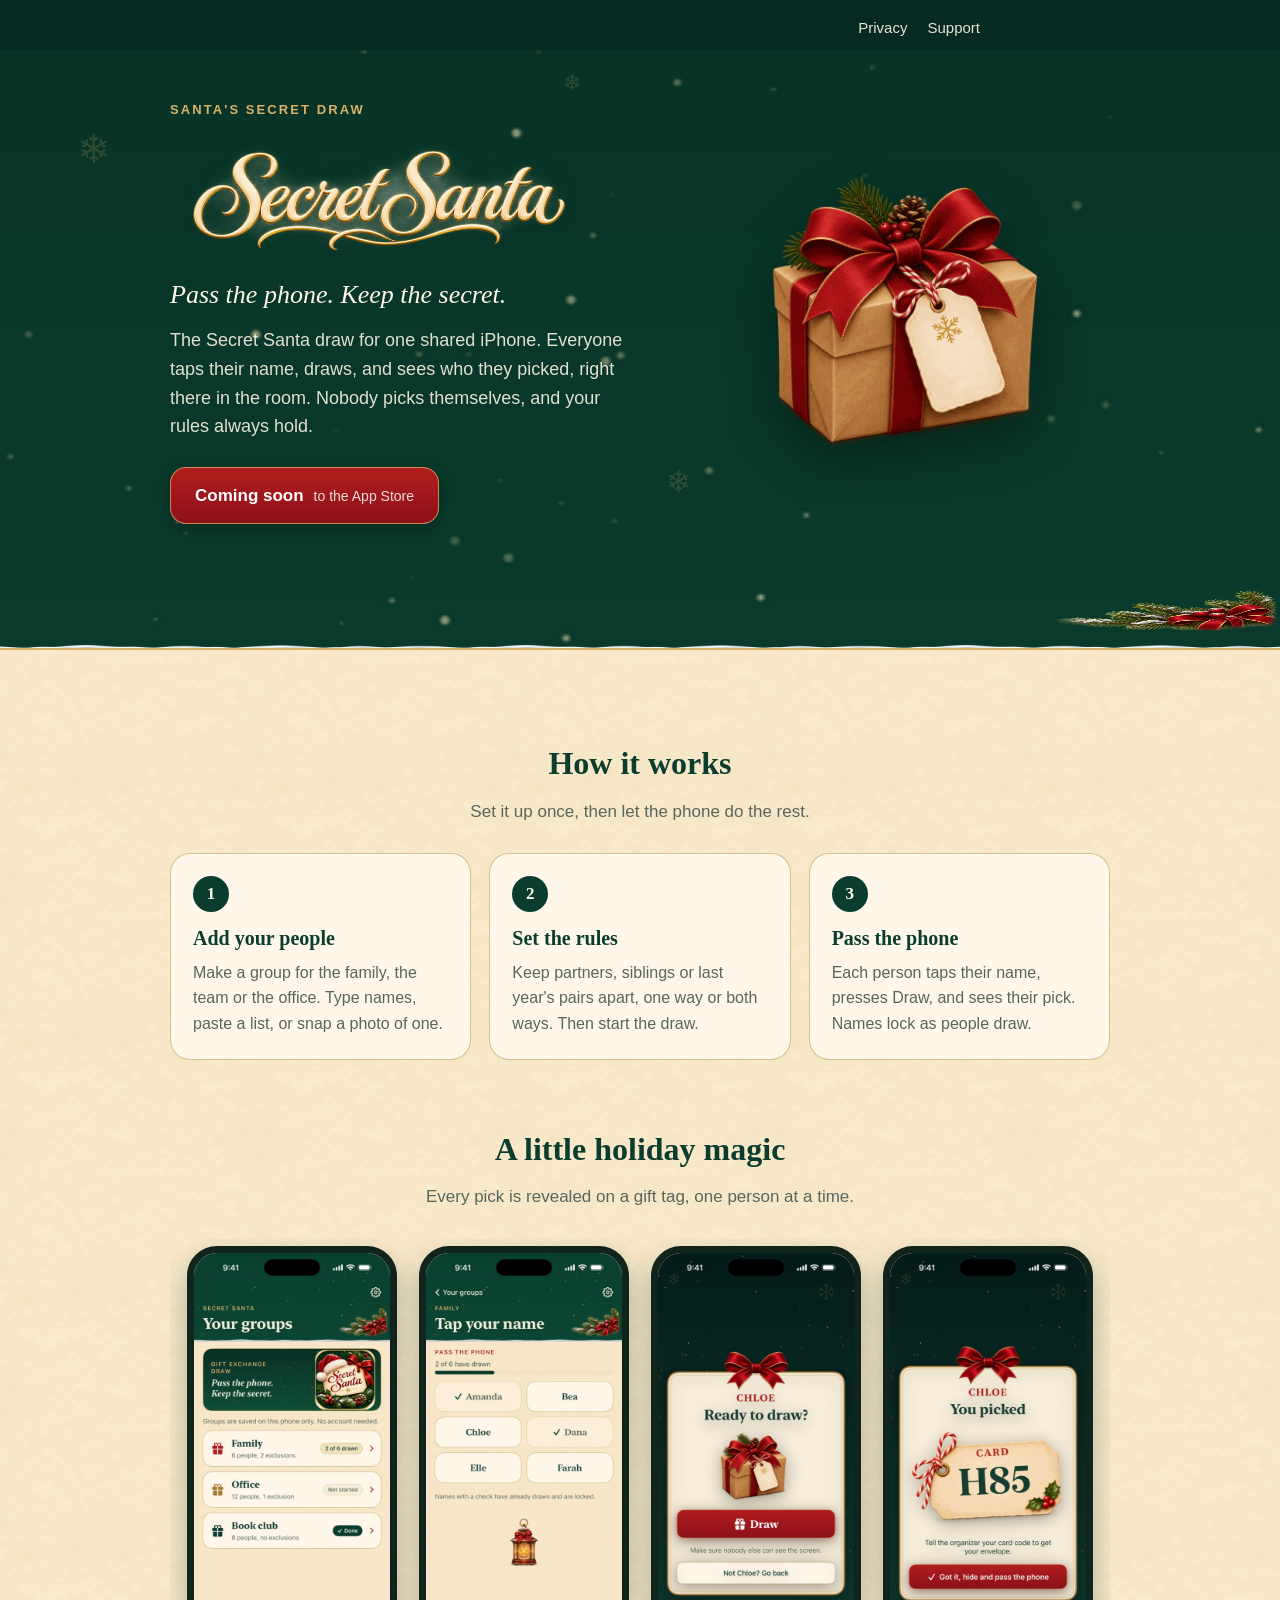
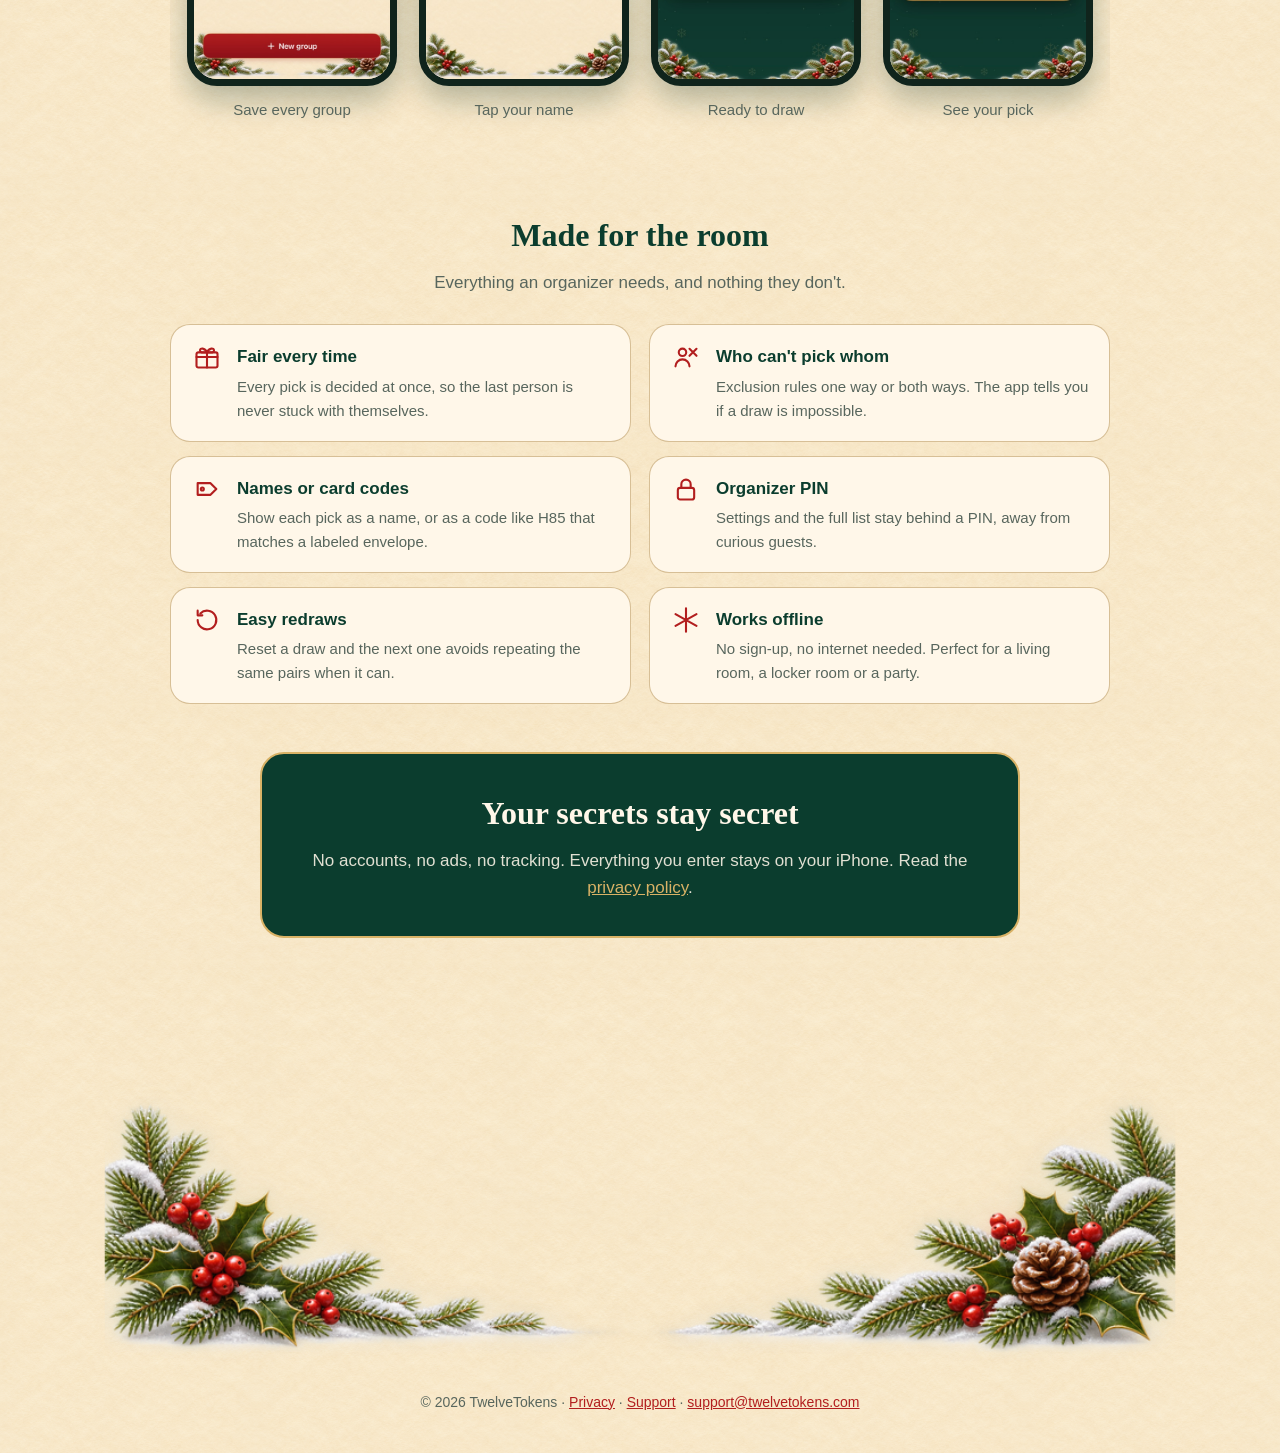
<file: index.html>
<!doctype html>
<html lang="en">
<head>
  <meta charset="utf-8">
  <meta name="viewport" content="width=device-width, initial-scale=1">
  <title>Santa's Secret Draw</title>
  <meta name="description" content="A Secret Santa draw for one shared iPhone. Pass the phone, keep the secret. No accounts, no tracking.">
  <meta property="og:title" content="Santa's Secret Draw">
  <meta property="og:description" content="A Secret Santa draw for one shared iPhone. Pass the phone, keep the secret.">
  <meta property="og:image" content="https://santa.twelvetokens.com/img/gift-box.png">
  <meta name="theme-color" content="#0B3D2E">
  <link rel="icon" href="icon.png">
  <link rel="apple-touch-icon" href="icon.png">
  <link rel="stylesheet" href="style.css">
</head>
<body class="home">

  <nav class="home-nav" aria-label="Site">
    <div class="wrap">
      <a href="privacy/">Privacy</a>
      <a href="support/">Support</a>
    </div>
  </nav>

  <header class="hero">
    <img class="fir" src="img/fir-branch.png" alt="">
    <span class="flake" style="left:6%; top:18%;" aria-hidden="true">&#10052;</span>
    <span class="flake" style="left:44%; top:10%; font-size:22px;" aria-hidden="true">&#10052;</span>
    <span class="flake" style="left:52%; bottom:22%; font-size:30px;" aria-hidden="true">&#10052;</span>

    <div class="wrap">
      <div>
        <p class="label">Santa's Secret Draw</p>
        <img class="wordmark" src="img/wordmark-cream.png" alt="">
        <h1>Santa's Secret Draw</h1>
        <p class="tagline">Pass the phone. Keep the secret.</p>
        <p class="lede">The Secret Santa draw for one shared iPhone. Everyone taps their name, draws, and sees who they picked, right there in the room. Nobody picks themselves, and your rules always hold.</p>
        <span class="pill">Coming soon <small>to the App Store</small></span>
      </div>
      <img class="gift" src="img/gift-box.png" alt="A wrapped gift with a red bow and a blank gift tag">
    </div>
  </header>

  <main>
    <section class="section">
      <div class="wrap">
        <h2>How it works</h2>
        <p class="intro">Set it up once, then let the phone do the rest.</p>
        <div class="steps">
          <div class="step">
            <span class="num">1</span>
            <h3>Add your people</h3>
            <p>Make a group for the family, the team or the office. Type names, paste a list, or snap a photo of one.</p>
          </div>
          <div class="step">
            <span class="num">2</span>
            <h3>Set the rules</h3>
            <p>Keep partners, siblings or last year's pairs apart, one way or both ways. Then start the draw.</p>
          </div>
          <div class="step">
            <span class="num">3</span>
            <h3>Pass the phone</h3>
            <p>Each person taps their name, presses Draw, and sees their pick. Names lock as people draw.</p>
          </div>
        </div>
      </div>
    </section>

    <section class="section">
      <div class="wrap">
        <h2>A little holiday magic</h2>
        <p class="intro">Every pick is revealed on a gift tag, one person at a time.</p>
        <div class="phones">
          <figure class="phone">
            <img src="img/01-your-groups.jpg" alt="Your groups screen listing Family, Office and Book club" loading="lazy" width="506" height="1100">
            <figcaption>Save every group</figcaption>
          </figure>
          <figure class="phone">
            <img src="img/03-tap-your-name.jpg" alt="Tap your name screen with drawn names checked off" loading="lazy" width="506" height="1100">
            <figcaption>Tap your name</figcaption>
          </figure>
          <figure class="phone">
            <img src="img/04-ready-to-draw.jpg" alt="Ready to draw screen with a gift box and a red Draw button" loading="lazy" width="506" height="1100">
            <figcaption>Ready to draw</figcaption>
          </figure>
          <figure class="phone">
            <img src="img/05-you-picked.jpg" alt="You picked screen showing card code H85 on a gift tag" loading="lazy" width="506" height="1100">
            <figcaption>See your pick</figcaption>
          </figure>
        </div>
      </div>
    </section>

    <section class="section">
      <div class="wrap">
        <h2>Made for the room</h2>
        <p class="intro">Everything an organizer needs, and nothing they don't.</p>
        <div class="features">
          <div class="feature">
            <svg class="icon" viewBox="0 0 24 24" width="28" height="28" fill="none" stroke="#B21E1E" stroke-width="1.8" stroke-linecap="round" stroke-linejoin="round" aria-hidden="true"><rect x="3" y="8" width="18" height="13" rx="1.5"/><path d="M3 12h18M12 8v13M12 8c-2-4-6-4-6-1.5S10 8 12 8zm0 0c2-4 6-4 6-1.5S14 8 12 8z"/></svg>
            <div><h3>Fair every time</h3><p>Every pick is decided at once, so the last person is never stuck with themselves.</p></div>
          </div>
          <div class="feature">
            <svg class="icon" viewBox="0 0 24 24" width="28" height="28" fill="none" stroke="#B21E1E" stroke-width="1.8" stroke-linecap="round" stroke-linejoin="round" aria-hidden="true"><circle cx="9" cy="8" r="3.2"/><path d="M3 20c0-3.3 2.7-6 6-6s6 2.7 6 6"/><path d="M15 5l6 6M21 5l-6 6"/></svg>
            <div><h3>Who can't pick whom</h3><p>Exclusion rules one way or both ways. The app tells you if a draw is impossible.</p></div>
          </div>
          <div class="feature">
            <svg class="icon" viewBox="0 0 24 24" width="28" height="28" fill="none" stroke="#B21E1E" stroke-width="1.8" stroke-linecap="round" stroke-linejoin="round" aria-hidden="true"><path d="M4 7h11l5 5-5 5H4z"/><circle cx="8" cy="12" r="1.3"/></svg>
            <div><h3>Names or card codes</h3><p>Show each pick as a name, or as a code like H85 that matches a labeled envelope.</p></div>
          </div>
          <div class="feature">
            <svg class="icon" viewBox="0 0 24 24" width="28" height="28" fill="none" stroke="#B21E1E" stroke-width="1.8" stroke-linecap="round" stroke-linejoin="round" aria-hidden="true"><rect x="5" y="11" width="14" height="10" rx="2"/><path d="M8 11V8a4 4 0 0 1 8 0v3"/></svg>
            <div><h3>Organizer PIN</h3><p>Settings and the full list stay behind a PIN, away from curious guests.</p></div>
          </div>
          <div class="feature">
            <svg class="icon" viewBox="0 0 24 24" width="28" height="28" fill="none" stroke="#B21E1E" stroke-width="1.8" stroke-linecap="round" stroke-linejoin="round" aria-hidden="true"><path d="M4 12a8 8 0 1 0 2.3-5.6"/><path d="M4 4v4h4"/></svg>
            <div><h3>Easy redraws</h3><p>Reset a draw and the next one avoids repeating the same pairs when it can.</p></div>
          </div>
          <div class="feature">
            <svg class="icon" viewBox="0 0 24 24" width="28" height="28" fill="none" stroke="#B21E1E" stroke-width="1.8" stroke-linecap="round" stroke-linejoin="round" aria-hidden="true"><path d="M12 2v20M3 7l18 10M21 7L3 17"/></svg>
            <div><h3>Works offline</h3><p>No sign-up, no internet needed. Perfect for a living room, a locker room or a party.</p></div>
          </div>
        </div>

        <div class="promise">
          <h2>Your secrets stay secret</h2>
          <p>No accounts, no ads, no tracking. Everything you enter stays on your iPhone. Read the <a href="privacy/">privacy policy</a>.</p>
        </div>
      </div>
    </section>
  </main>

  <div class="foliage-footer" aria-hidden="true"><img src="img/foliage.png" alt=""></div>
  <footer>
    <div class="wrap">&copy; 2026 TwelveTokens · <a href="privacy/">Privacy</a> · <a href="support/">Support</a> · <a href="mailto:support@twelvetokens.com">support@twelvetokens.com</a></div>
  </footer>
</body>
</html>
</file>
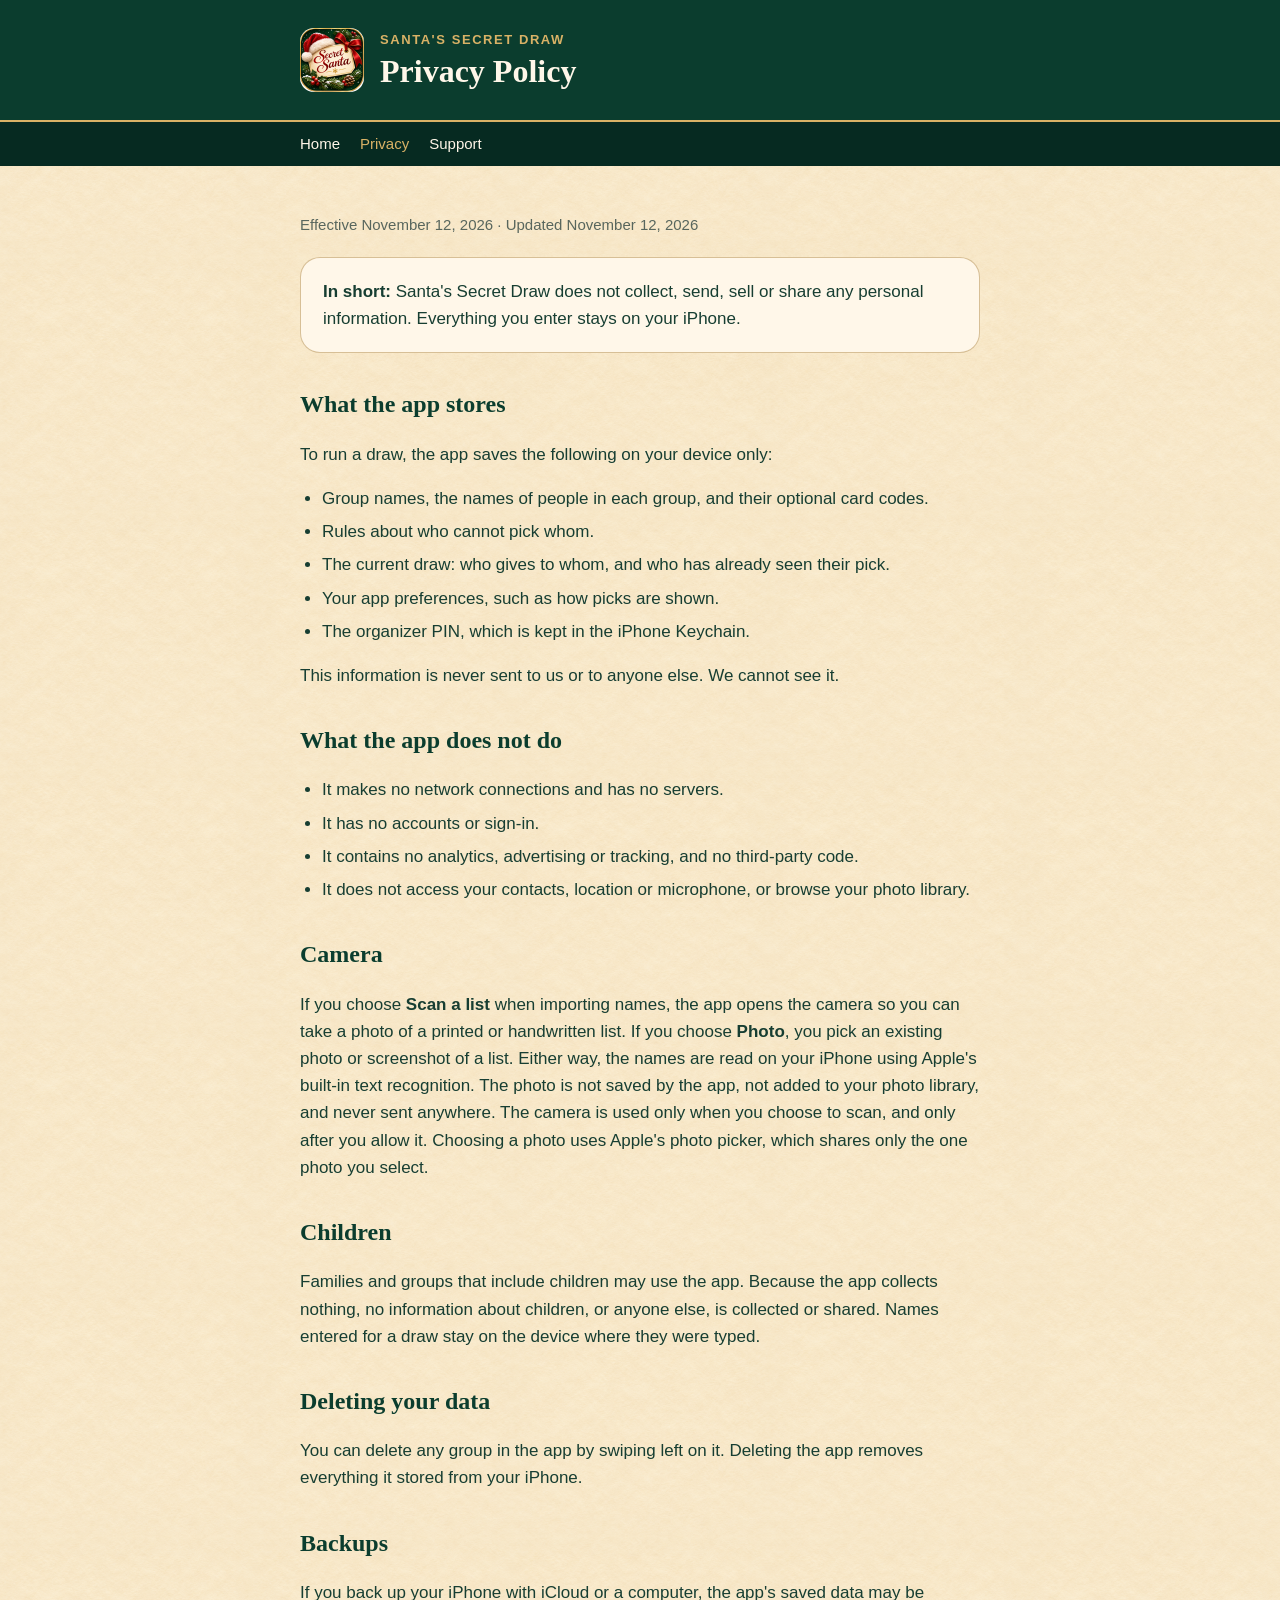
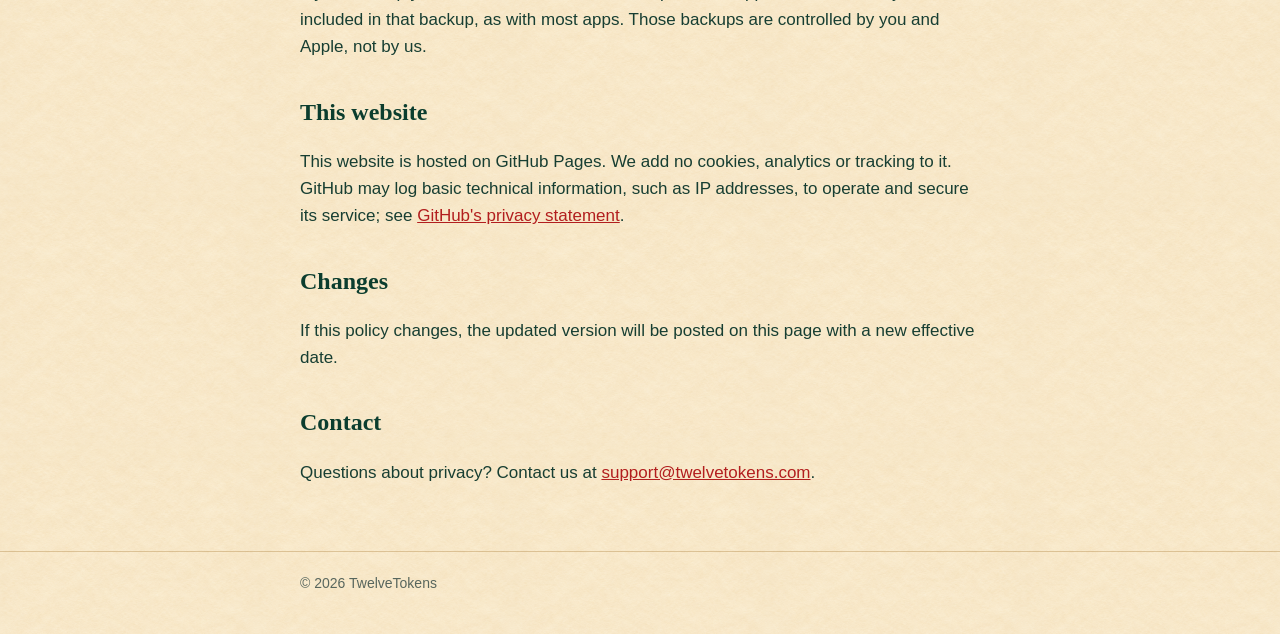
<file: privacy/index.html>
<!doctype html>
<html lang="en">
<head>
  <meta charset="utf-8">
  <meta name="viewport" content="width=device-width, initial-scale=1">
  <title>Privacy Policy · Santa's Secret Draw</title>
  <meta name="description" content="Privacy policy for the Santa's Secret Draw iPhone app.">
  <link rel="icon" href="../icon.png">
  <link rel="stylesheet" href="../style.css">
</head>
<body>
  <header>
    <div class="wrap">
      <img src="../icon.png" alt="">
      <div>
        <p class="label">Santa's Secret Draw</p>
        <h1>Privacy Policy</h1>
      </div>
    </div>
  </header>
  <nav>
    <div class="wrap">
      <a href="../">Home</a>
      <a href="./" aria-current="page">Privacy</a>
      <a href="../support/">Support</a>
    </div>
  </nav>

  <main>
    <div class="wrap">
      <p class="muted">Effective November 12, 2026 · Updated November 12, 2026</p>

      <div class="card">
        <p><strong>In short:</strong> Santa's Secret Draw does not collect, send, sell or share any personal information. Everything you enter stays on your iPhone.</p>
      </div>

      <h2>What the app stores</h2>
      <p>To run a draw, the app saves the following on your device only:</p>
      <ul>
        <li>Group names, the names of people in each group, and their optional card codes.</li>
        <li>Rules about who cannot pick whom.</li>
        <li>The current draw: who gives to whom, and who has already seen their pick.</li>
        <li>Your app preferences, such as how picks are shown.</li>
        <li>The organizer PIN, which is kept in the iPhone Keychain.</li>
      </ul>
      <p>This information is never sent to us or to anyone else. We cannot see it.</p>

      <h2>What the app does not do</h2>
      <ul>
        <li>It makes no network connections and has no servers.</li>
        <li>It has no accounts or sign-in.</li>
        <li>It contains no analytics, advertising or tracking, and no third-party code.</li>
        <li>It does not access your contacts, location or microphone, or browse your photo library.</li>
      </ul>

      <h2>Camera</h2>
      <p>If you choose <strong>Scan a list</strong> when importing names, the app opens the camera so you can take a photo of a printed or handwritten list. If you choose <strong>Photo</strong>, you pick an existing photo or screenshot of a list. Either way, the names are read on your iPhone using Apple's built-in text recognition. The photo is not saved by the app, not added to your photo library, and never sent anywhere. The camera is used only when you choose to scan, and only after you allow it. Choosing a photo uses Apple's photo picker, which shares only the one photo you select.</p>

      <h2>Children</h2>
      <p>Families and groups that include children may use the app. Because the app collects nothing, no information about children, or anyone else, is collected or shared. Names entered for a draw stay on the device where they were typed.</p>

      <h2>Deleting your data</h2>
      <p>You can delete any group in the app by swiping left on it. Deleting the app removes everything it stored from your iPhone.</p>

      <h2>Backups</h2>
      <p>If you back up your iPhone with iCloud or a computer, the app's saved data may be included in that backup, as with most apps. Those backups are controlled by you and Apple, not by us.</p>

      <h2>This website</h2>
      <p>This website is hosted on GitHub Pages. We add no cookies, analytics or tracking to it. GitHub may log basic technical information, such as IP addresses, to operate and secure its service; see <a href="https://docs.github.com/site-policy/privacy-policies/github-general-privacy-statement">GitHub's privacy statement</a>.</p>

      <h2>Changes</h2>
      <p>If this policy changes, the updated version will be posted on this page with a new effective date.</p>

      <h2>Contact</h2>
      <p>Questions about privacy? Contact us at <a href="mailto:support@twelvetokens.com">support@twelvetokens.com</a>.</p>
    </div>
  </main>

  <footer>
    <div class="wrap">&copy; 2026 TwelveTokens</div>
  </footer>
</body>
</html>
</file>
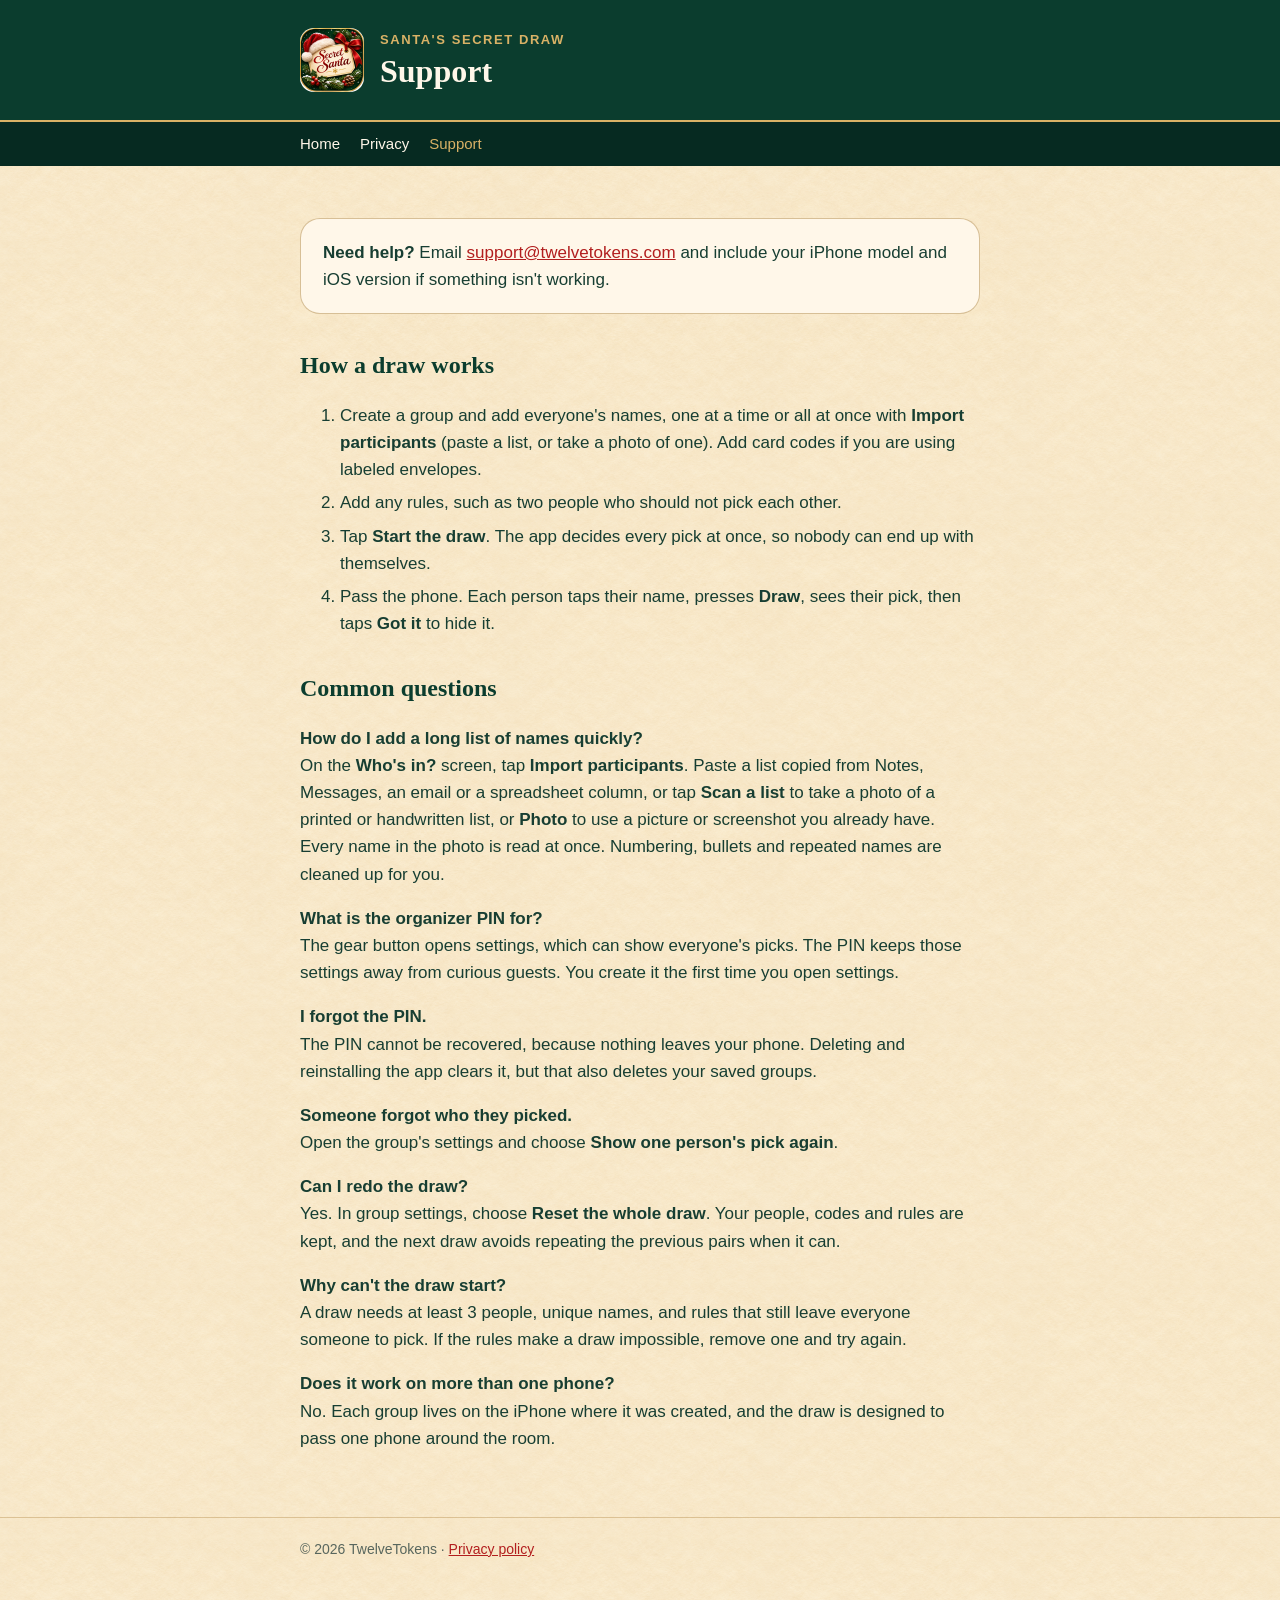
<file: support/index.html>
<!doctype html>
<html lang="en">
<head>
  <meta charset="utf-8">
  <meta name="viewport" content="width=device-width, initial-scale=1">
  <title>Support · Santa's Secret Draw</title>
  <meta name="description" content="Help and contact for the Santa's Secret Draw iPhone app.">
  <link rel="icon" href="../icon.png">
  <link rel="stylesheet" href="../style.css">
</head>
<body>
  <header>
    <div class="wrap">
      <img src="../icon.png" alt="">
      <div>
        <p class="label">Santa's Secret Draw</p>
        <h1>Support</h1>
      </div>
    </div>
  </header>
  <nav>
    <div class="wrap">
      <a href="../">Home</a>
      <a href="../privacy/">Privacy</a>
      <a href="./" aria-current="page">Support</a>
    </div>
  </nav>

  <main>
    <div class="wrap">
      <div class="card">
        <p><strong>Need help?</strong> Email <a href="mailto:support@twelvetokens.com">support@twelvetokens.com</a> and include your iPhone model and iOS version if something isn't working.</p>
      </div>

      <h2>How a draw works</h2>
      <ol>
        <li>Create a group and add everyone's names, one at a time or all at once with <strong>Import participants</strong> (paste a list, or take a photo of one). Add card codes if you are using labeled envelopes.</li>
        <li>Add any rules, such as two people who should not pick each other.</li>
        <li>Tap <strong>Start the draw</strong>. The app decides every pick at once, so nobody can end up with themselves.</li>
        <li>Pass the phone. Each person taps their name, presses <strong>Draw</strong>, sees their pick, then taps <strong>Got it</strong> to hide it.</li>
      </ol>

      <h2>Common questions</h2>

      <p><strong>How do I add a long list of names quickly?</strong><br>
      On the <strong>Who's in?</strong> screen, tap <strong>Import participants</strong>. Paste a list copied from Notes, Messages, an email or a spreadsheet column, or tap <strong>Scan a list</strong> to take a photo of a printed or handwritten list, or <strong>Photo</strong> to use a picture or screenshot you already have. Every name in the photo is read at once. Numbering, bullets and repeated names are cleaned up for you.</p>

      <p><strong>What is the organizer PIN for?</strong><br>
      The gear button opens settings, which can show everyone's picks. The PIN keeps those settings away from curious guests. You create it the first time you open settings.</p>

      <p><strong>I forgot the PIN.</strong><br>
      The PIN cannot be recovered, because nothing leaves your phone. Deleting and reinstalling the app clears it, but that also deletes your saved groups.</p>

      <p><strong>Someone forgot who they picked.</strong><br>
      Open the group's settings and choose <strong>Show one person's pick again</strong>.</p>

      <p><strong>Can I redo the draw?</strong><br>
      Yes. In group settings, choose <strong>Reset the whole draw</strong>. Your people, codes and rules are kept, and the next draw avoids repeating the previous pairs when it can.</p>

      <p><strong>Why can't the draw start?</strong><br>
      A draw needs at least 3 people, unique names, and rules that still leave everyone someone to pick. If the rules make a draw impossible, remove one and try again.</p>

      <p><strong>Does it work on more than one phone?</strong><br>
      No. Each group lives on the iPhone where it was created, and the draw is designed to pass one phone around the room.</p>
    </div>
  </main>

  <footer>
    <div class="wrap">&copy; 2026 TwelveTokens · <a href="../privacy/">Privacy policy</a></div>
  </footer>
</body>
</html>
</file>
<file: style.css>
/* Santa's Secret Draw: site styles. System fonts only, no external requests. */
:root {
  --evergreen: #0B3D2E;
  --evergreen-dark: #062A21;
  --cranberry: #B21E1E;
  --parchment: #F7EEDB;
  --cream: #FFF7E9;
  --gold: #D9B266;
  --gold-dark: #A77A32;
  --ink: #173E32;
  --muted: #58665D;
}

* { box-sizing: border-box; }

html { -webkit-text-size-adjust: 100%; }

body {
  margin: 0;
  background: var(--parchment);
  color: var(--ink);
  font: 17px/1.6 -apple-system, BlinkMacSystemFont, "Segoe UI", Roboto, Helvetica, Arial, sans-serif;
}

header {
  background: var(--evergreen);
  border-bottom: 2px solid var(--gold);
  color: var(--cream);
}

.wrap { max-width: 720px; margin: 0 auto; padding: 0 20px; }

header .wrap { display: flex; align-items: center; gap: 16px; padding-top: 28px; padding-bottom: 28px; }

header img { width: 64px; height: 64px; border-radius: 14px; flex: none; }

header .label {
  margin: 0;
  color: var(--gold);
  font-size: 13px;
  font-weight: 600;
  letter-spacing: 0.12em;
  text-transform: uppercase;
}

h1, h2 { font-family: "New York", Georgia, "Times New Roman", serif; }

header h1 { margin: 2px 0 0; font-size: 32px; line-height: 1.15; }

nav { background: var(--evergreen-dark); }
nav .wrap { display: flex; gap: 20px; padding-top: 10px; padding-bottom: 10px; flex-wrap: wrap; }
nav a { color: var(--cream); text-decoration: none; font-size: 15px; }
nav a:hover, nav a[aria-current="page"] { color: var(--gold); }

main { padding: 32px 0 48px; }

h2 { color: var(--evergreen); font-size: 24px; margin: 32px 0 8px; }

a { color: var(--cranberry); }

.card {
  background: var(--cream);
  border: 1px solid rgba(167, 122, 50, 0.45);
  border-radius: 20px;
  padding: 20px 22px;
  margin: 20px 0;
}

.card p:first-child { margin-top: 0; }
.card p:last-child { margin-bottom: 0; }

.muted { color: var(--muted); font-size: 15px; }

ul { padding-left: 22px; }
li { margin: 6px 0; }

footer { border-top: 1px solid rgba(167, 122, 50, 0.35); padding: 20px 0 40px; color: var(--muted); font-size: 14px; }

/* ---------- Shared texture ---------- */
body { background: var(--parchment) url("img/parchment.png") repeat; background-size: 256px; }

/* ---------- Home page ---------- */
.home-nav {
  position: absolute; top: 0; left: 0; right: 0; z-index: 3;
}
.home-nav .wrap { display: flex; justify-content: flex-end; gap: 20px; padding-top: 16px; }
.home-nav a { color: var(--cream); text-decoration: none; font-size: 15px; opacity: 0.9; }
.home-nav a:hover { color: var(--gold); opacity: 1; }

.hero {
  position: relative;
  overflow: hidden;
  color: var(--cream);
  background: var(--evergreen) url("img/evergreen.png") center / cover no-repeat;
  padding: 72px 0 96px;
}
.hero::after { /* snow drift along the bottom edge */
  content: ""; position: absolute; left: 0; right: 0; bottom: -2px; height: 26px;
  background: url("img/snow-edge.png") repeat-x bottom / 440px 26px;
}
.hero .fir {
  position: absolute; bottom: 14px; right: -6px; width: 300px;
  pointer-events: none; z-index: 1;
}
.hero .flake { position: absolute; color: var(--gold); opacity: 0.18; font-size: 40px; pointer-events: none; }

.hero .wrap {
  position: relative; z-index: 2;
  display: grid; grid-template-columns: 1.15fr 0.85fr; align-items: center; gap: 24px;
  max-width: 980px;
}
.hero .label { margin: 0 0 8px; color: var(--gold); font-size: 13px; font-weight: 600; letter-spacing: 0.16em; text-transform: uppercase; }
.hero .wordmark { width: 100%; max-width: 440px; height: auto; display: block; margin: 0 0 8px -12px; }
.hero h1 { position: absolute; width: 1px; height: 1px; overflow: hidden; clip: rect(0 0 0 0); }
.hero .tagline { font-family: "New York", Georgia, serif; font-style: italic; font-size: 26px; line-height: 1.3; margin: 0 0 14px; }
.hero .lede { font-size: 18px; max-width: 470px; margin: 0 0 26px; color: rgba(255, 247, 233, 0.88); }
.hero .gift { width: 100%; max-width: 340px; height: auto; justify-self: center; filter: drop-shadow(0 18px 24px rgba(0,0,0,0.35)); }

.pill {
  display: inline-flex; align-items: center; gap: 10px;
  padding: 14px 24px; border-radius: 16px;
  background: linear-gradient(var(--cranberry), #8C1019);
  border: 1px solid rgba(217, 178, 102, 0.75);
  color: #fff; font-weight: 600; text-decoration: none; font-size: 17px;
  box-shadow: 0 6px 14px rgba(0,0,0,0.25);
}
.pill small { font-weight: 500; opacity: 0.85; font-size: 14px; }

.section { padding: 56px 0 8px; }
.section .wrap { max-width: 980px; }
.section h2 { text-align: center; font-size: 32px; margin: 0 0 8px; }
.section .intro { text-align: center; color: var(--muted); max-width: 560px; margin: 0 auto 28px; }

.steps { display: grid; grid-template-columns: repeat(3, 1fr); gap: 18px; }
.step { background: var(--cream); border: 1px solid rgba(167,122,50,0.45); border-radius: 20px; padding: 22px; }
.step .num {
  display: inline-grid; place-items: center; width: 36px; height: 36px; border-radius: 50%;
  background: var(--evergreen); color: var(--cream); font-family: Georgia, serif; font-weight: 700; margin-bottom: 10px;
}
.step h3 { margin: 0 0 6px; font-family: "New York", Georgia, serif; font-size: 20px; color: var(--evergreen); }
.step p { margin: 0; color: var(--muted); font-size: 16px; }

.phones {
  display: flex; gap: 22px; justify-content: center;
  overflow-x: auto; scroll-snap-type: x mandatory; padding: 8px 4px 24px;
}
.phone {
  flex: 0 0 auto; width: 210px; margin: 0; scroll-snap-align: center;
  text-align: center;
}
.phone img {
  width: 100%; height: auto; display: block;
  border-radius: 30px; border: 7px solid #10241C;
  box-shadow: 0 14px 30px rgba(6, 42, 33, 0.28);
  background: #10241C;
}
.phone figcaption { margin-top: 12px; font-size: 15px; color: var(--muted); }

.features { display: grid; grid-template-columns: repeat(2, 1fr); gap: 14px 18px; }
.feature { display: flex; gap: 14px; align-items: flex-start; background: var(--cream); border: 1px solid rgba(167,122,50,0.45); border-radius: 20px; padding: 18px 20px; }
.feature .icon { font-size: 24px; line-height: 1; flex: none; width: 32px; text-align: center; }
.feature h3 { margin: 0 0 4px; font-size: 17px; color: var(--evergreen); }
.feature p { margin: 0; color: var(--muted); font-size: 15px; }

.promise {
  margin: 48px auto 0; max-width: 760px; text-align: center;
  background: var(--evergreen); color: var(--cream); border-radius: 24px; padding: 34px 26px;
  border: 2px solid var(--gold);
}
.promise h2 { color: var(--cream); margin: 0 0 8px; }
.promise p { margin: 0; color: rgba(255,247,233,0.88); }
.promise a { color: var(--gold); }

.foliage-footer { margin-top: 8px; position: relative; overflow: hidden; }
/* The artwork has wide empty margins: draw it wider than the page so the
   clusters sit near the corners. */
.foliage-footer img { display: block; width: 140%; max-width: 1500px; height: auto; margin: 0 auto -6px; position: relative; left: 50%; transform: translateX(-50%); }
.home footer { border-top: 0; text-align: center; }

@media (max-width: 760px) {
  .hero { padding: 64px 0 80px; }
  .hero .wrap { grid-template-columns: 1fr; text-align: center; }
  .hero .wordmark { margin: 0 auto 8px; max-width: 340px; }
  .hero .lede { margin-left: auto; margin-right: auto; }
  .hero .gift { max-width: 220px; order: -1; }
  .hero .fir { width: 170px; }
  .steps, .features { grid-template-columns: 1fr; }
  .phones { justify-content: flex-start; }
  .phone { width: 190px; }
  .section h2 { font-size: 28px; }
}
</file>
